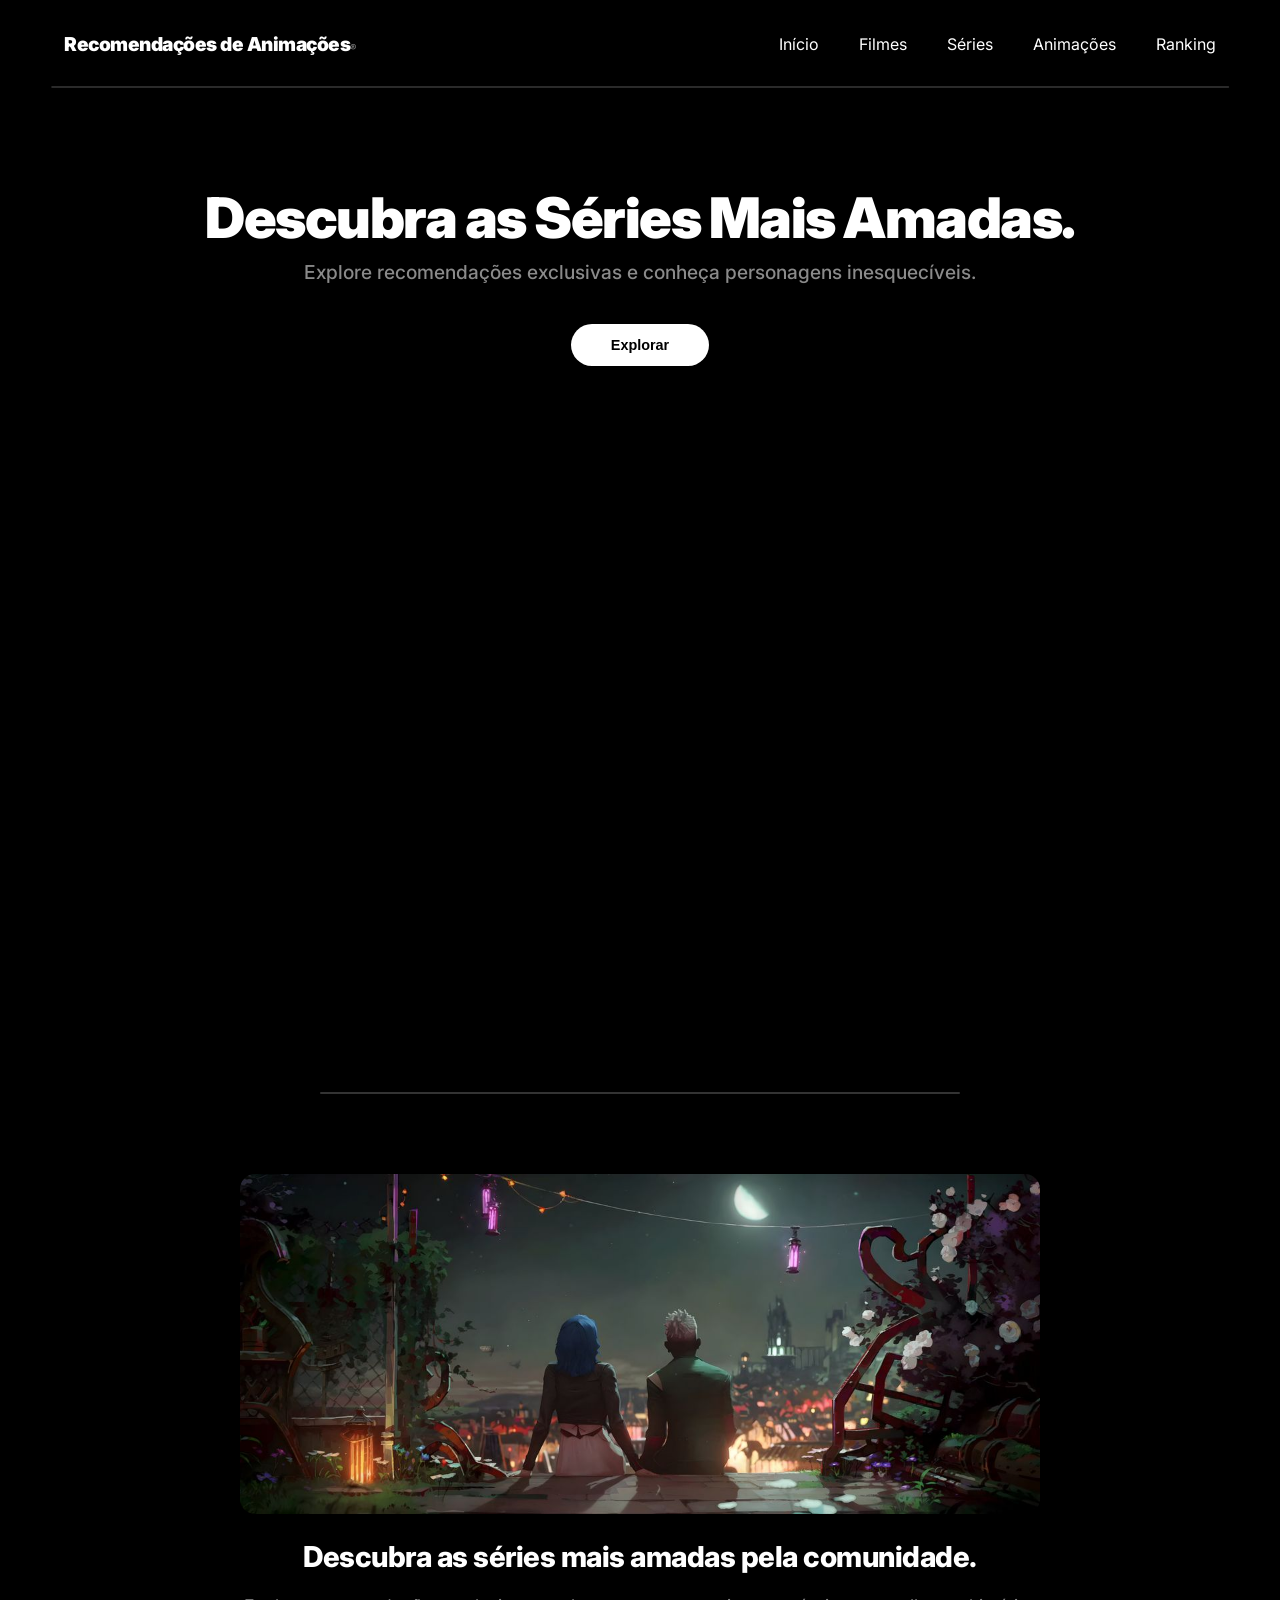
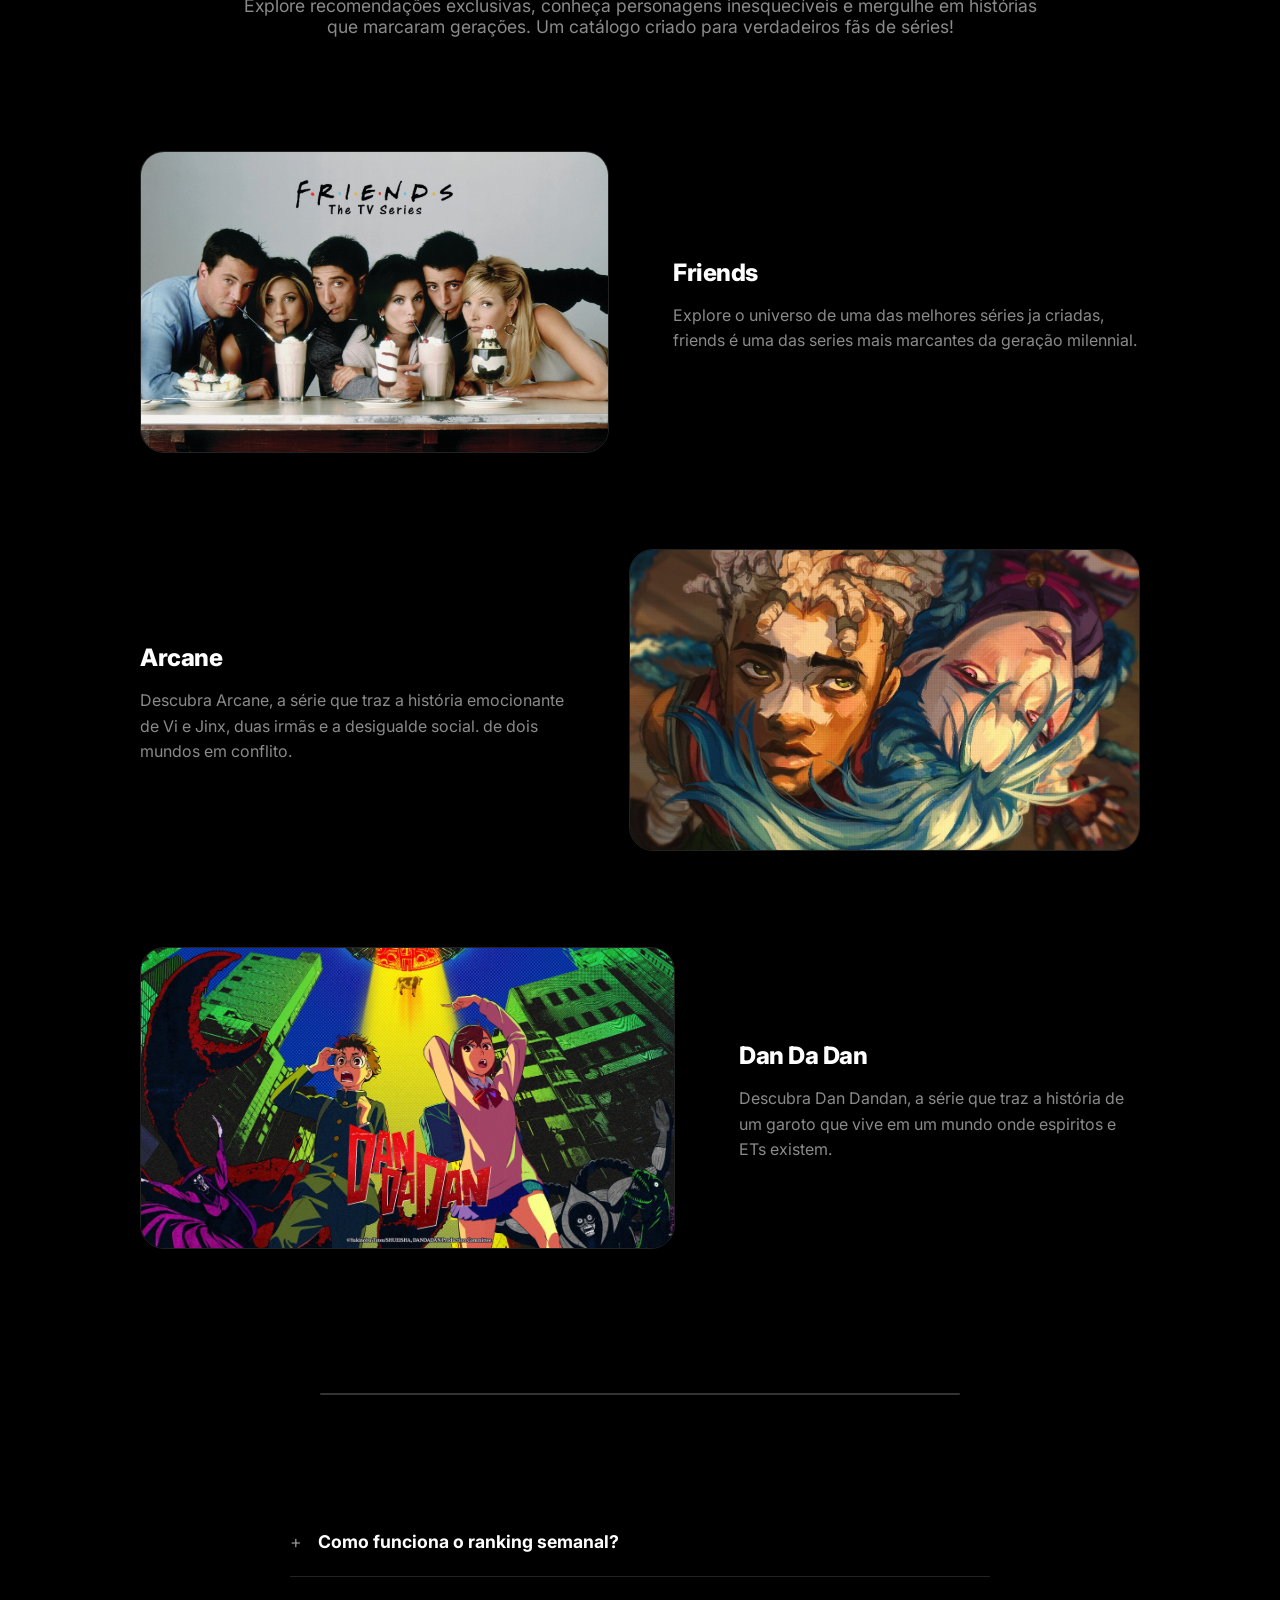
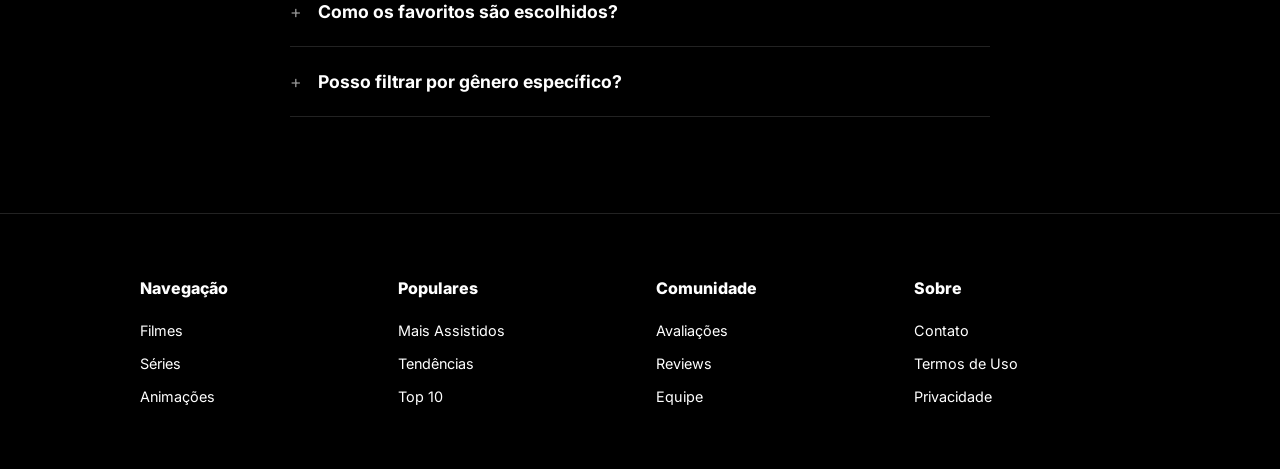
<file: Projeto CPW/series.html>
<!DOCTYPE html>
<html lang="pt-BR">
<head>
    <meta charset="UTF-8">
    <meta name="viewport" content="width=device-width, initial-scale=1.0">
    <title>Recomendações de Animações - Descubra Séries</title>
    <link rel="stylesheet" href="CSS/estiloalt.css">
    <link rel="preconnect" href="https://fonts.googleapis.com">
    <link rel="preconnect" href="https://fonts.gstatic.com" crossorigin>
    <link href="https://fonts.googleapis.com/css2?family=Inter:wght@400;500;700;800;900&display=swap" rel="stylesheet">
</head>
<body class="theme-minimal-light">

    <header class="hdr-clean">
        <div class="logo-clean">Recomendações de Animações<span class="tm-clean">&reg;</span></div>
        <nav style="display: flex; gap: 2.5rem;">
            <a href="inicio.html">Início</a>
            <a href="filmes.html">Filmes</a>
            <a href="#">Séries</a>
            <a href="animes.html">Animações</a>
            <a href="ranking1.html">Ranking</a>
        </nav>
    </header>
    <section class="hero-clean">
        <h1 class="title-clean">Descubra as Séries Mais Amadas.</h1>
        <p class="subtitle-clean">Explore recomendações exclusivas e conheça personagens inesquecíveis.</p>
       <a href="https://www.hbomax.com/br/pt/shows" target="_blank"><button class="btn-clean"> Explorar</button></a>  
    </section>

    <section class="vid-section-clean">
        <div class="vid-wrapper-clean">
            <video src="Video/series.mp4" width="1000" height="562" style="border-radius: 24px; object-fit: cover; background-color: #000;" autoplay loop muted playsinline></video>
        </div>
    </section>

</section>

<hr class="linha-divisoria">

<section>
    <section class="intro-clean">
        <img id="desenho" src="imagens/arcane 2.jpg" alt="">
        <h2>Descubra as séries mais amadas pela comunidade.</h2>
        <p>Explore recomendações exclusivas, conheça personagens inesquecíveis e mergulhe em histórias que marcaram gerações. Um catálogo criado para verdadeiros fãs de séries!</p>
    </section>

    <section class="blocks-clean">
        
        <div class="block-item-clean">
            <img class="block-img-placeholder" src="imagens/Friends.jpg " alt="">
            <div class="block-txt-clean">
                <h3> <a href="https://www.netflix.com/br/title/70153404" target="_blank" >Friends</a></h3>
                <p>Explore o universo de uma das melhores séries ja criadas, friends é uma das series mais marcantes da geração milennial.</p>
            </div>
        </div>

        <div class="block-item-clean reverse">
            <img class="block-img-placeholder" src="imagens/BANNERARCANE.jpg" alt="">
            <div class="block-txt-clean">
                <h3> <a href="https://www.netflix.com/br/title/81435684" target="_blank" >Arcane</a></h3>
                <p>Descubra Arcane, a série que traz a história emocionante de Vi e Jinx, duas irmãs e a desigualde social. de dois mundos em conflito.</p>
            </div>
        </div>

        <div class="block-item-clean">
            <img class="block-img-placeholder" src="imagens/dandadan.webp" alt="">
            <div class="block-txt-clean">
              <h3> <a href="https://www.crunchyroll.com/pt-br/watch/GN7UNXWMJ/thats-how-love-starts-ya-know?utm_source=news_cr&utm_medium=editorial_cr&utm_campaign=dandadan_pt&referrer=news_cr_editorial_cr_dandadan_pt" target="_blank" >Dan Da Dan</a></h3>
                <p>Descubra Dan Dandan, a série que traz a história de um garoto que vive em um mundo onde espiritos e ETs existem.</p>
            </div>
        </div>

    </section>


 <hr class="linha-divisoria">

    <section class="faq-clean">
        <details class="faq-det-clean">
            <summary><span>+</span> Como funciona o ranking semanal?</summary>
            <p>O ranking é atualizado toda segunda-feira cruzando as avaliações da nossa comunidade e engajamento.</p>
        </details>

        <details class="faq-det-clean">
            <summary><span>+</span> Como os favoritos são escolhidos?</summary>
            <p>Os favoritos são definidos baseados puramente no número de usuários que adicionam uma animação em suas listas.</p>
        </details>

        <details class="faq-det-clean">
            <summary><span>+</span> Posso filtrar por gênero específico?</summary>
            <p>Sim! Você pode usar a nossa ferramenta de busca avançada para filtrar obras por gêneros como Ação e Shonen.</p>
        </details>
    </section>

    <footer class="ftr-clean">
        <div class="ftr-grid-clean">
            <div class="ftr-col-clean">
                <span class="ftr-title-clean">Navegação</span>
                <a href="#">Filmes</a>
                <a href="#">Séries</a>
                <a href="#">Animações</a>
            </div>
            <div class="ftr-col-clean">
                <span class="ftr-title-clean">Populares</span>
                <a href="#">Mais Assistidos</a>
                <a href="#">Tendências</a>
                <a href="#">Top 10</a>
            </div>
            <div class="ftr-col-clean">
                <span class="ftr-title-clean">Comunidade</span>
                <a href="#">Avaliações</a>
                <a href="#">Reviews</a>
                <a href="#">Equipe</a>
            </div>
            <div class="ftr-col-clean">
                <span class="ftr-title-clean">Sobre</span>
                <a href="#">Contato</a>
                <a href="#">Termos de Uso</a>
                <a href="#">Privacidade</a>
            </div>
        </div>
    </footer>

</body>
</html>
</file>
<file: Projeto CPW/CSS/estiloalt.css>
/* ========================================================
   Professor vou explicar aqui, como eu fiz o css deu MUITO trabalho mas espero que goste do trabalho <3
   ======================================================== *//* 
   ========================================================
   Cores principais e configurações iniciais (estilo modo escuro)
   ======================================================== */
a,
a:visited,
a:hover,
a:active,
a:focus {
    color: #ffffff !important;
    text-decoration: none;
}

:root {
    --bg-dark: #000000;
    --bg-surface: #111111;
    --text-white: #FFFFFF;
    --text-gray: #8A8A8A;
    --border-gray: #222222;
}

body {
    background-color: var(--bg-dark);
    color: var(--text-white);
    font-family: 'Inter', sans-serif;
    margin: 0;
    padding: 0;
    -webkit-font-smoothing: antialiased;
}

a {
    text-decoration: none;
    transition: color 0.3s ease;
}

/* ========================================================
   Cabeçalho do site, com a linha separadora embaixo
   ======================================================== */
.hdr-clean {
    display: flex;
    justify-content: space-between;
    align-items: center;
    padding: 2rem 4rem;
    background-color: var(--bg-dark);
    position: relative;
}

.hdr-clean::after {
    content: '';
    position: absolute;
    bottom: 0; 
    left: 50%;
    transform: translateX(-50%); 
    width: 92%;
    height: 2px;
    background-color: #D3D3D3;
    border-radius: 10px;
    opacity: 0.2;
}

.logo-clean {
    font-size: 1.2rem;
    font-weight: 900;
    color: var(--text-white);
    letter-spacing: -0.5px;
}

.tm-clean {
    font-size: 0.6rem;
    color: var(--text-gray);
    font-weight: 400;
}

.nav-clean {
    display: flex;
    gap: 2.5rem;
}

.nav-clean a {
    font-size: 0.9rem;
    font-weight: 500;
    color: var(--text-gray);
}

.nav-clean a:hover, .nav-clean a.active {
    color: var(--text-white);
}

/* ========================================================
   Área principal de destaque no início do site
   ======================================================== */
.hero-clean {
    text-align: center;
    padding: 6rem 2rem 3rem;
}

.title-clean {
    font-size: 3.5rem;
    font-weight: 900;
    letter-spacing: -1.5px;
    margin: 0 0 0.5rem 0;
    color: var(--text-white);
}

.subtitle-clean {
    font-size: 1.2rem;
    font-weight: 500;
    color: var(--text-gray);
    margin: 0 auto 2.5rem auto;
}

.btn-clean {
    background-color: var(--text-white);
    color: var(--bg-dark);
    border: none;
    padding: 0.8rem 2.5rem;
    font-size: 0.9rem;
    font-weight: 800;
    border-radius: 50px;
    cursor: pointer;
    transition: transform 0.2s ease, opacity 0.2s ease;
}

.btn-clean:hover {
    opacity: 0.85;
    transform: scale(1.05);
}

/* ========================================================
   Seção para centralizar e destacar o vídeo
   ======================================================== */
.vid-section-clean {
    display: flex;
    justify-content: center;
    padding: 0 2rem 6rem;
}

.vid-wrapper-clean {
    max-width: 1000px;
    width: 100%;
}

/* ========================================================
   Texto curto de introdução
   ======================================================== */
.intro-clean {
    text-align: center;
    max-width: 800px;
    margin: 0 auto;
    padding: 4rem 2rem;
}

.intro-clean h2 {
    font-size: 1.8rem;
    font-weight: 800;
    letter-spacing: -0.5px;
    line-height: 1.4;
    margin-bottom: 1rem;
    color: var(--text-white);
}

.intro-clean p {
    font-size: 1.1rem;
    color: var(--text-gray);
}

/* ========================================================
   Blocos alternados com imagem de um lado e texto do outro
   ======================================================== */
.blocks-clean {
    max-width: 1000px;
    margin: 0 auto;
    padding: 2rem;
}

.block-item-clean {
    display: flex;
    align-items: center;
    gap: 4rem;
    margin-bottom: 6rem;
}

.block-item-clean.reverse {
    flex-direction: row-reverse;
}

.block-img-placeholder {
    flex: 1;
    height: 300px;
    background-color: var(--bg-surface);
    border-radius: 24px;
    border: 1px solid var(--border-gray);
}

.block-txt-clean {
    flex: 1;
}

.block-txt-clean h3 {
    font-size: 1.5rem;
    font-weight: 800;
    margin-bottom: 1rem;
    letter-spacing: -0.5px;
    color: var(--text-white);
}

.block-txt-clean p {
    color: var(--text-gray);
    line-height: 1.6;
    font-size: 1rem;
}

/* ========================================================
   Seção de estatísticas ou números em destaque
   ======================================================== */
.rank-clean {
    display: flex;
    justify-content: center;
    gap: 6rem;
    padding: 6rem 2rem;
    background-color: var(--bg-surface);
    border-top: 1px solid var(--border-gray);
    border-bottom: 1px solid var(--border-gray);
}

.rank-item-clean {
    text-align: center;
}

.rank-item-clean h2 {
    font-size: 4rem;
    font-weight: 900;
    margin: 0;
    letter-spacing: -2px;
    color: var(--text-white);
}

.rank-item-clean span {
    font-weight: 600;
    color: var(--text-gray);
    text-transform: uppercase;
    font-size: 0.85rem;
    letter-spacing: 1px;
}

/* ========================================================
   Perguntas frequentes  com efeito de abrir e fechar
   ======================================================== */
.faq-clean {
    max-width: 700px;
    margin: 0 auto;
    padding: 6rem 2rem;
}

.faq-det-clean {
    border-bottom: 1px solid var(--border-gray);
    padding: 1.5rem 0;
}

.faq-det-clean summary {
    font-weight: 700;
    font-size: 1.1rem;
    cursor: pointer;
    list-style: none;
    display: flex;
    align-items: center;
    gap: 1rem;
    color: var(--text-white);
}

.faq-det-clean summary::-webkit-details-marker {
    display: none;
}

.faq-det-clean summary span {
    color: var(--text-gray);
    font-weight: 400;
}

.faq-det-clean p {
    margin-top: 1rem;
    color: var(--text-gray);
    line-height: 1.6;
    padding-left: 1.8rem;
}

/* ========================================================
   Rodapé do site com as colunas de links
   ======================================================== */
.ftr-clean {
    border-top: 1px solid var(--border-gray);
    padding: 4rem 2rem;
}

.ftr-grid-clean {
    display: grid;
    grid-template-columns: repeat(auto-fit, minmax(150px, 1fr));
    gap: 2rem;
    max-width: 1000px;
    margin: 0 auto;
}

.ftr-col-clean {
    display: flex;
    flex-direction: column;
    gap: 1rem;
}

.ftr-title-clean {
    font-weight: 800;
    margin-bottom: 0.5rem;
    color: var(--text-white);
}

.ftr-col-clean a {
    color: var(--text-gray);
    font-size: 0.9rem;
}

.ftr-col-clean a:hover {
    color: var(--text-white);
}

/* ========================================================
   Ajustes extras para imagens e linhas divisórias
   ======================================================== */
#desenho {
    display: block;
    margin: 0 auto;
    max-width: 100%;
    border-radius: 15px;
}

.linha-divisoria {
    border: none;
    height: 2px;
    background-color: #333333;
    width: 50%;
    margin: 1rem auto;
    border-radius: 10px;
}
</file>
